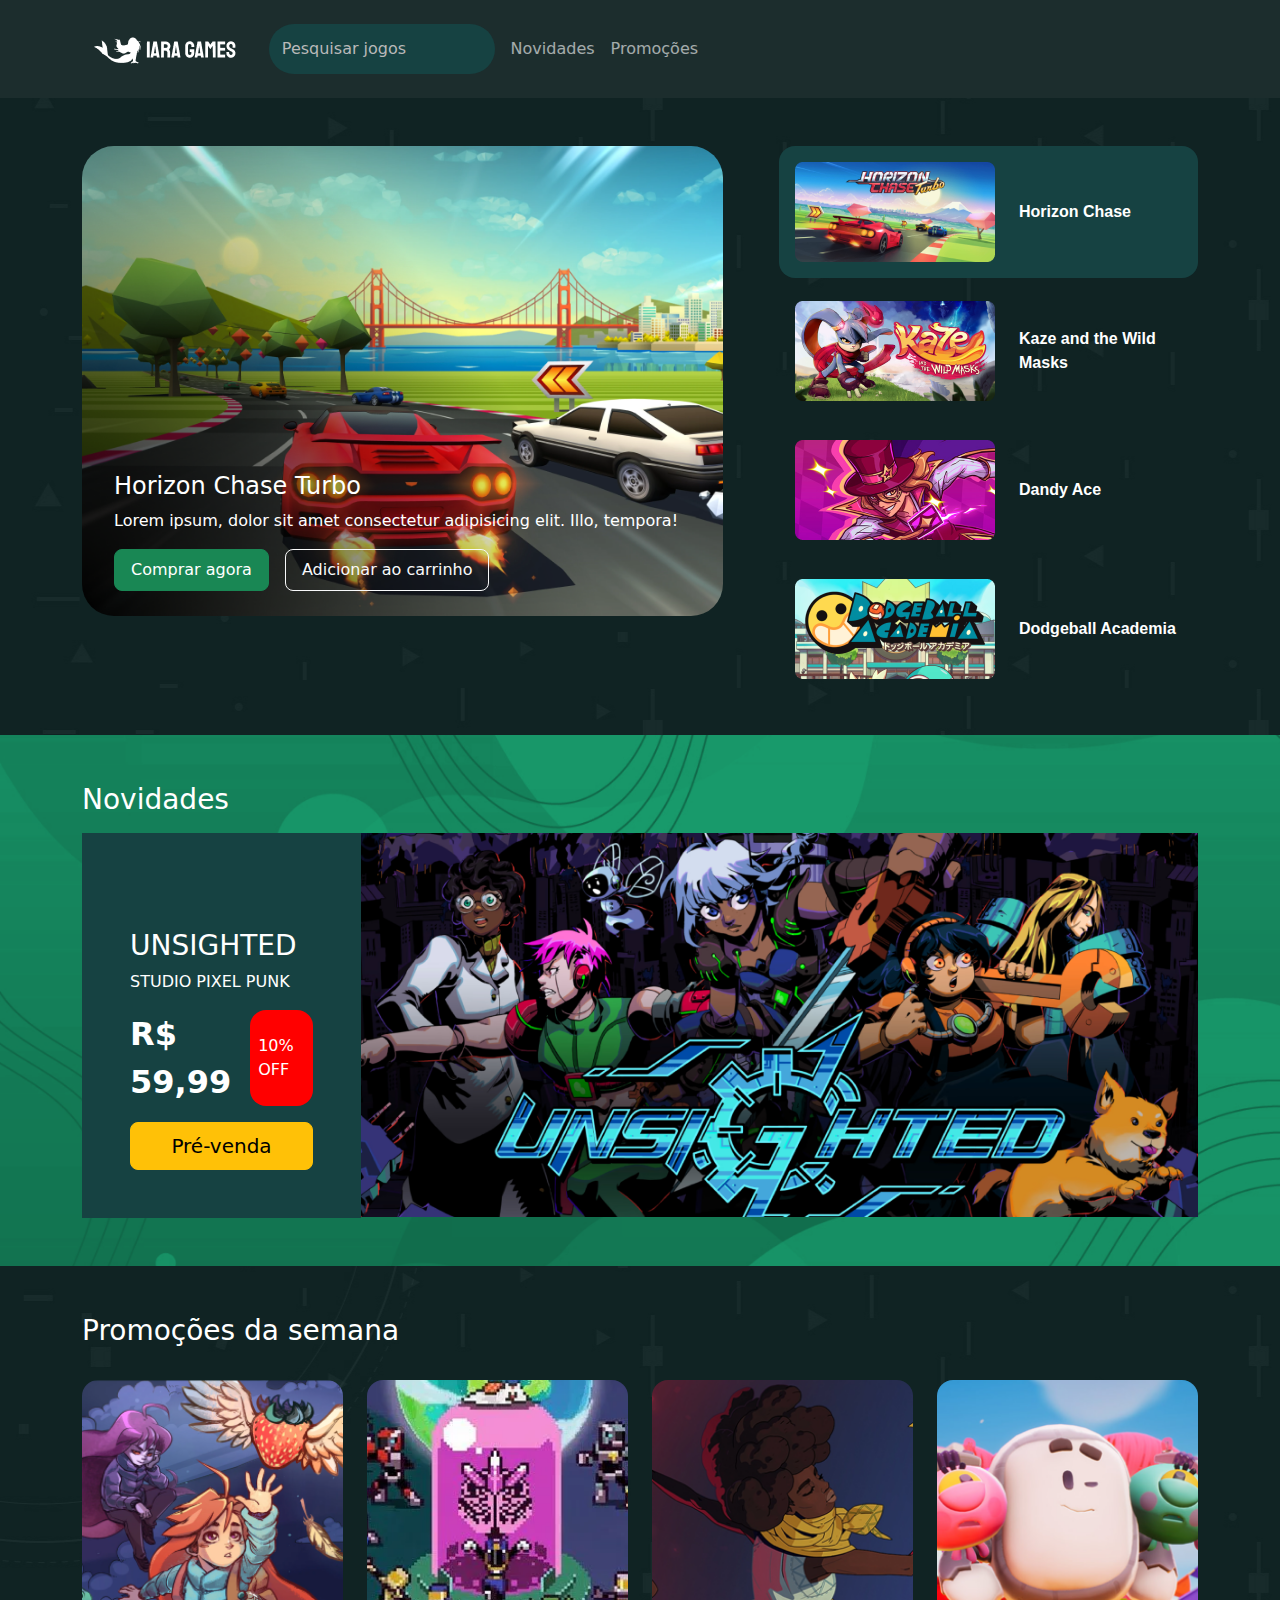
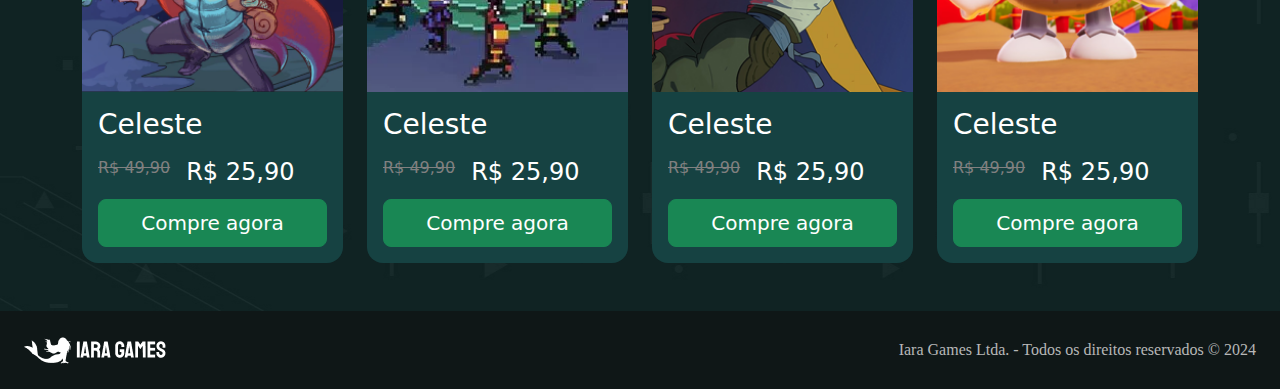
<file: index.html>
<!doctype html>
<html lang="en">
    <head>
        <meta charset="utf-8">
        <meta name="viewport" content="width=device-width, initial-scale=1">
        <title>Iara Games</title>
        <!-- min.css Bootstrap -->
        <link rel="stylesheet" href="https://cdnjs.cloudflare.com/ajax/libs/font-awesome/6.4.2/css/all.min.css" integrity="sha512-z3gLpd7yknf1YoNbCzqRKc4qyor8gaKU1qmn+CShxbuBusANI9QpRohGBreCFkKxLhei6S9CQXFEbbKuqLg0DA=="crossorigin="anonymous" referrerpolicy="no-referrer" />
        <link href="https://cdn.jsdelivr.net/npm/bootstrap@5.3.3/dist/css/bootstrap.min.css" rel="stylesheet" integrity="sha384-QWTKZyjpPEjISv5WaRU9OFeRpok6YctnYmDr5pNlyT2bRjXh0JMhjY6hW+ALEwIH" crossorigin="anonymous">
        <link rel="stylesheet" href="css/style.css">
    </head>

    <body class="bg-color-5">
        <header class="bg-color-4">
            <div class="container">
                <nav class="navbar navbar-expand-lg bg-color-4">
                    <div class="container-fluid">
                    <a class="navbar-brand" href="#"><img src="images/logo.png" alt=""></a>
                    <button class="navbar-toggler" type="button" data-bs-toggle="collapse" data-bs-target="#navbarSupportedContent" aria-controls="navbarSupportedContent" aria-expanded="false" aria-label="Toggle navigation">
                        <span class="navbar-toggler-icon"></span>
                    </button>
                    <div class="collapse navbar-collapse p-3" id="navbarSupportedContent">
                        <form class="d-flex" role="search">
                            
                            <input class="form-control me-2 searchbar" type="search" placeholder="Pesquisar jogos" aria-label="Search">
                        
                        </form>
                        <ul class="navbar-nav me-auto mb-2 mb-lg-0">
                        <li class="nav-item">
                            <a class="nav-link" href="#">Novidades</a>
                        </li>
                        <li class="nav-item">
                            <a class="nav-link" href="#">Promoções</a>
                        </li>
                        </ul>
                    </div>
                    </div>
                </nav>
            </div>
        </header>

        <section class="gamebanner pt-5">
            <div class="container">
                <div class="row">
                    <div class="col-sm-12 col-md-7 col-lg-7 gamebanner-mainimage">
                        <img class="img-fluid" src="images/horizonchase_banner.png" alt="">
                        <div class="gamebanner-description">
                            <h4>Horizon Chase Turbo</h4>
                            <p class="d-none d-md-block">Lorem ipsum, dolor sit amet consectetur adipisicing elit. Illo, tempora!</p>
                            <div class="gamebanner-button-group">
                                <a class="btn btn-lg btn-success" href="">Comprar agora</a>
                                <button type="button" class="btn btn-lg btn-outline-light d-none d-md-block"><i class="fa-solid fa-cart-shopping"></i> Adicionar ao carrinho</button>
                            </div>
                        </div>
                        
                    </div>
                    <div class="col-sm-12 col-md-12 col-lg-5">
                        <ul class="gamebanner-list">
                            <li class="gamebanner-item active"> <img src="images/horizon_bannernav.png" alt=""> <p>Horizon Chase</p> </li>
                            <li class="gamebanner-item"> <img src="images/kaze_bannernav.png" alt=""> <p>Kaze and the Wild Masks</p> </li>
                            <li class="gamebanner-item"> <img src="images/dandy_bannernav.png" alt=""> <p>Dandy Ace</p> </li>
                            <li class="gamebanner-item"> <img src="images/dodgeball_nav.png" alt=""> <p>Dodgeball Academia</p> </li>
                        </ul>
                    </div>
                </div>
            </div>

        </section>

        <section class="gamepreorder py-5">
            <div class="container">
                <div class="row">
                    <div class="col-sm-12">
                        <h3>Novidades</h3>
                    </div>
                </div>
                <div class="row g-0 mt-2">
                    <div class="col-sm-6 col-md-3 d-flex flex-column">
                        <div class="preorder-description d-flex flex-column p-5">
                        <h3 class="mt-5">UNSIGHTED</h3>
                        <label for="">STUDIO PIXEL PUNK</label>
                        <div class="price d-flex">
                            <p class="release-price">R$ 59,99</p>
                            <p class="discount-tag">10% OFF</p>
                        </div>
                        <a href="" class="btn btn-lg btn-warning">Pré-venda</a>
                        </div>
                    </div>
                    <div class="col-sm-6 col-md-9">
                        <img class="img-fluid" src="images/unsighted.png" alt="">
                    </div>
                </div>
            </div>
        </section>

        <section class="promo py-5">
            <div class="container">
                <div class="row">
                    <div class="col-sm-12">
                        <h3>Promoções da semana</h3>
                    </div>
                </div>
                <div class="row mt-4">
                    <div class="col-sm-12 col-md-3 d-flex flex-column">
                        <div class="promo-item d-flex flex-column p-0 g-0">
                            <img src="images/promo-celeste.png" alt="">
                            <div class="promo-description p-3">
                                <h3>Celeste</h3>
                                <div class="price d-flex">
                                    <h4 class="price-old">R$ 49,90</h4>
                                    <h4>R$ 25,90</h4>
                                </div>
                                <a href="" class="btn btn-lg btn-success btn-promo mt-1">Compre agora</a>
                            </div>
                        </div>
                    </div>

                    <div class="col-sm-12 col-md-3 d-flex flex-column">
                        <div class="promo-item d-flex flex-column p-0 g-0">
                            <img src="images/promo-chroma.png" alt="">
                            <div class="promo-description p-3">
                                <h3>Celeste</h3>
                                <div class="price d-flex">
                                    <h4 class="price-old">R$ 49,90</h4>
                                    <h4>R$ 25,90</h4>
                                </div>
                                <a href="" class="btn btn-lg btn-success btn-promo mt-1">Compre agora</a>
                            </div>
                        </div>
                    </div>

                    <div class="col-sm-12 col-md-3 d-flex flex-column">
                        <div class="promo-item d-flex flex-column p-0 g-0">
                            <img src="images/promo-dandara.png" alt="">
                            <div class="promo-description p-3">
                                <h3>Celeste</h3>
                                <div class="price d-flex">
                                    <h4 class="price-old">R$ 49,90</h4>
                                    <h4>R$ 25,90</h4>
                                </div>
                                <a href="" class="btn btn-lg btn-success btn-promo mt-1">Compre agora</a>
                            </div>
                        </div>
                    </div>
                
                <div class="col-sm-12 col-md-3 d-flex flex-column">
                    <div class="promo-item d-flex flex-column p-0 g-0">
                        <img src="images/promo-kukoos.png" alt="">
                        <div class="promo-description p-3">
                            <h3>Celeste</h3>
                            <div class="price d-flex">
                                <h4 class="price-old">R$ 49,90</h4>
                                <h4>R$ 25,90</h4>
                            </div>
                            <a href="" class="btn btn-lg btn-success btn-promo mt-1">Compre agora</a>
                        </div>
                    </div>
                </div>
            </div>
        </section>

        <footer>
                <img src="images/logo.png" alt="">
                <p>Iara Games Ltda. - Todos os direitos reservados © 2024</p>
        </footer>

        <!-- min.js Bootstrap -->
        <script src="https://cdn.jsdelivr.net/npm/bootstrap@5.3.3/dist/js/bootstrap.bundle.min.js" integrity="sha384-YvpcrYf0tY3lHB60NNkmXc5s9fDVZLESaAA55NDzOxhy9GkcIdslK1eN7N6jIeHz" crossorigin="anonymous"></script>
    </body>
</html>
</file>
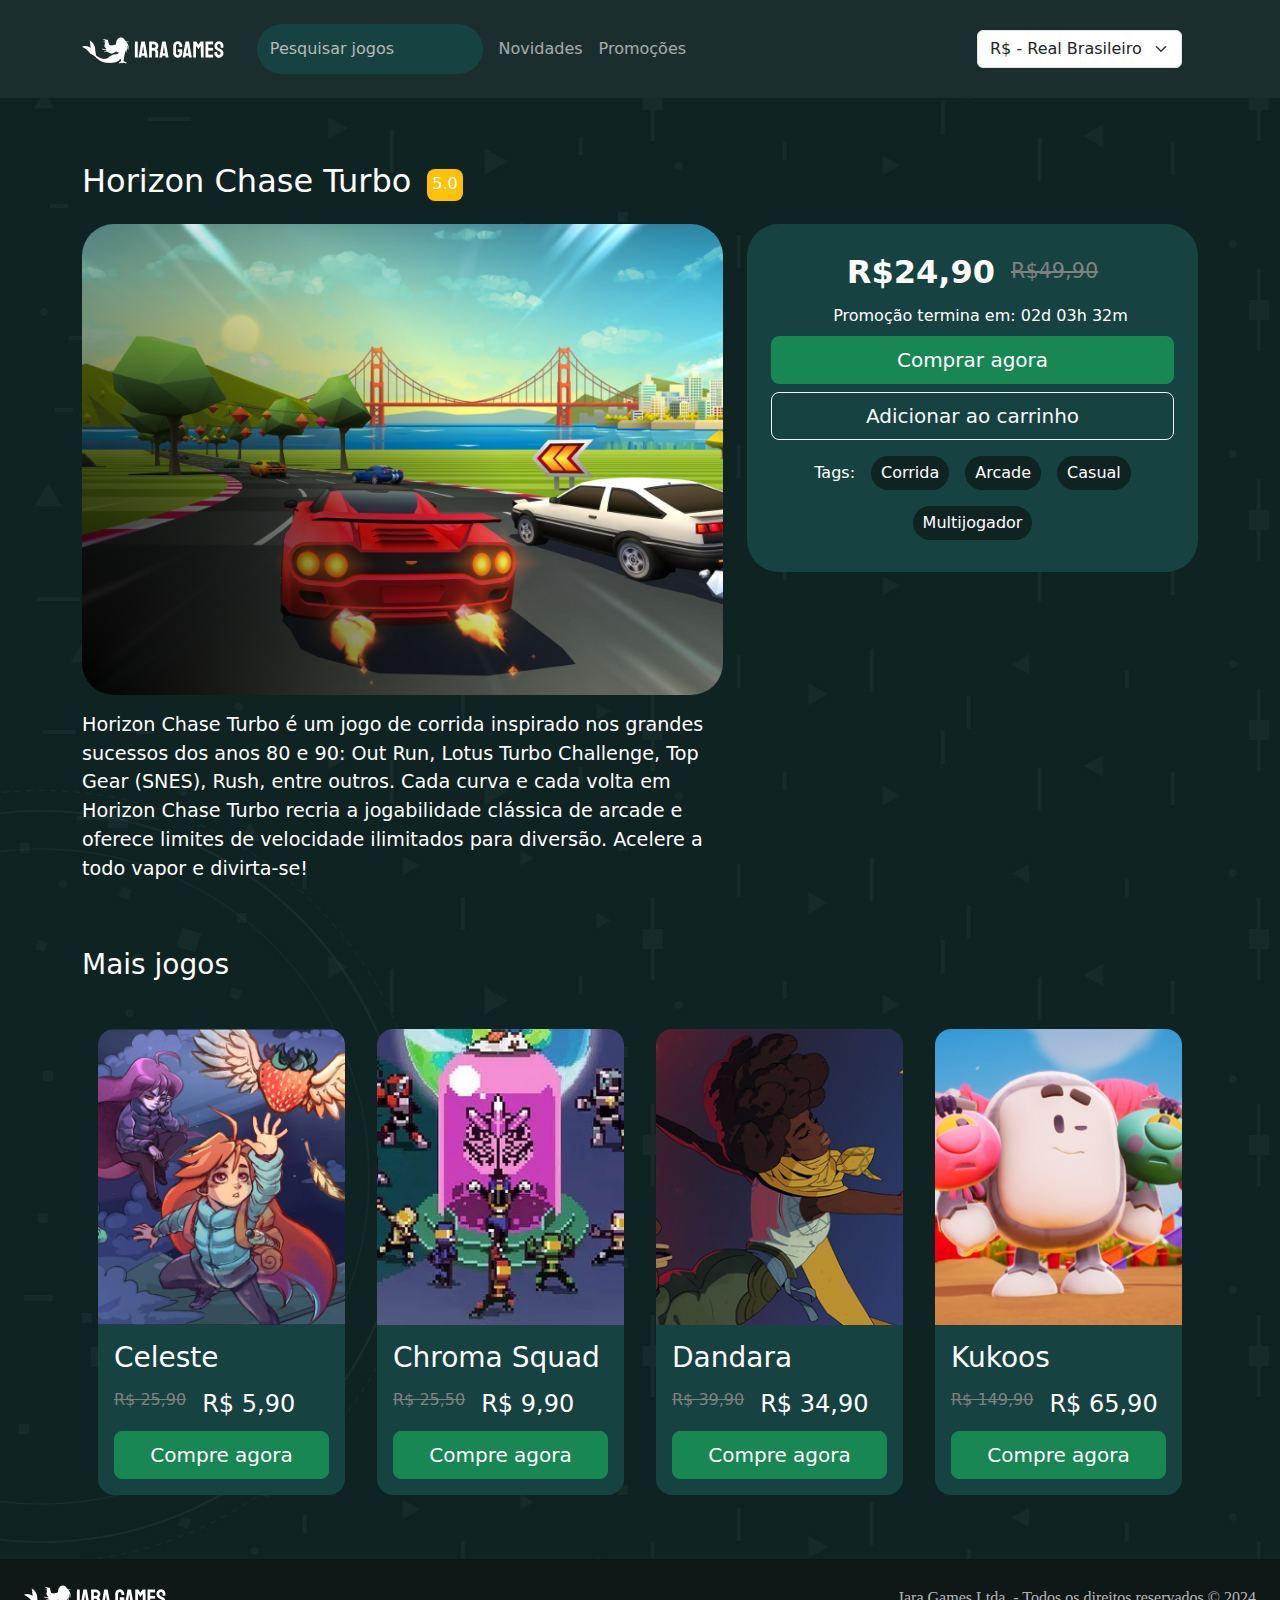
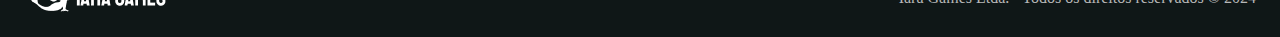
<file: jogo.html>
<!doctype html>
<html lang="en">
    <head>
        <meta charset="utf-8">
        <meta name="viewport" content="width=device-width, initial-scale=1">
        <title>Iara Games</title>
        <!-- min.css Bootstrap -->
        <link rel="stylesheet" href="https://cdnjs.cloudflare.com/ajax/libs/font-awesome/6.4.2/css/all.min.css" integrity="sha512-z3gLpd7yknf1YoNbCzqRKc4qyor8gaKU1qmn+CShxbuBusANI9QpRohGBreCFkKxLhei6S9CQXFEbbKuqLg0DA=="crossorigin="anonymous" referrerpolicy="no-referrer" />
        <link href="https://cdn.jsdelivr.net/npm/bootstrap@5.3.3/dist/css/bootstrap.min.css" rel="stylesheet" integrity="sha384-QWTKZyjpPEjISv5WaRU9OFeRpok6YctnYmDr5pNlyT2bRjXh0JMhjY6hW+ALEwIH" crossorigin="anonymous">
        <link rel="stylesheet" href="css/style.css">
    </head>

    <body class="bg-color-5">
        <header class="bg-color-4">
            <div class="container">
                <nav class="navbar navbar-expand-lg bg-color-4">
                    <div class="container-fluid p-0">
                    <a class="navbar-brand" href="#"><img src="images/logo.png" alt=""></a>
                    <button class="navbar-toggler" type="button" data-bs-toggle="collapse" data-bs-target="#navbarSupportedContent" aria-controls="navbarSupportedContent" aria-expanded="false" aria-label="Toggle navigation">
                        <i class="fa-solid fa-bars text-white"></i>
                    </button>
                    <div class="collapse navbar-collapse p-3" id="navbarSupportedContent">
                        <form class="d-flex" role="search">
                            
                            <input class="form-control me-2 searchbar" type="search" placeholder="Pesquisar jogos" aria-label="Search">
                        
                        </form>
                        <ul class="navbar-nav me-auto mb-2 mb-lg-0">
                            <li class="nav-item">
                                <a class="nav-link" href="#">Novidades</a>
                            </li>
                            <li class="nav-item">
                                <a class="nav-link" href="#">Promoções</a>
                            </li>
                        </ul>

                        <ul class="navbar-nav d-flex justify-content-end flex-fill me-auto mb-2 mb-lg-0">
                            <li class="nav-item">
                                <select class="form-select" aria-label="Default select example" id="currency-select">
                                    <option value="real">R$ - Real Brasileiro</option>
                                    <option value="dolar">$ - American Dollar</option>
                                    <option value="eur">€ - Euro</option>
                                </select>
                            </li>
                        </ul>
                    </div>
                    </div>
                </nav>
            </div>
        </header>

        <section class="gamebanner pt-5">
            <div class="container">
                <div class="game-title d-flex flex-row flex-wrap align-items-center my-3 gap-3">
                    <h1>Horizon Chase Turbo</h1>
                    <label for="rating" class="rating-label"><i class="fa-regular fa-star"></i> 5.0 </label>
                </div>
                <div class="row">
                    <div class="col-sm-12 col-md-7 col-lg-7 gamebanner-mainimage">
                        <img class="img-fluid" src="images/horizonchase_banner.png" alt="">
                        <p class="game-description my-3">
                            Horizon Chase Turbo é um jogo de corrida inspirado nos grandes sucessos dos anos 80 e 90: Out Run, Lotus Turbo Challenge, Top Gear (SNES), Rush, entre outros. Cada curva e cada volta em Horizon Chase Turbo recria a jogabilidade clássica de arcade e oferece limites de velocidade ilimitados para diversão. Acelere a todo vapor e divirta-se!
                        </p>                        
                    </div>
                    <div class="col-sm-12 col-md-12 col-lg-5">
                        <div class="game-info d-flex flex-column justify-content-center gap-2 p-4">
                            <div class="d-flex gap-3 justify-content-center align-items-center">
                                <p class="price-new m-0" id="pricenew1">R$24,90</p>
                                <p class="price-old m-0" id="priceold1">R$49,90</p>
                            </div>
                            <div class="promo-time d-flex gap-3 justify-content-center align-items-center">
                                <i class="fa-regular fa-clock"></i>
                                <p class="m-0 ">Promoção termina em: 02d 03h 32m</p>
                            </div>
                            <a class="btn btn-lg btn-success" href="">Comprar agora</a>
                            <button type="button" class="btn btn-lg btn-outline-light"><i class="fa-solid fa-cart-shopping"></i> Adicionar ao carrinho</button>
                            <div class="game-tags d-flex flex-row flex-wrap justify-content-center align-items-center gap-3 my-2">
                                <p class="m-0">Tags:</p>
                                <label for="">Corrida</label>
                                <label for="">Arcade</label>
                                <label for="">Casual</label>
                                <label for="">Multijogador</label>
                            </div>
                        </div>
                    </div>
                </div>
            </div>

        </section>

        <section class="promo py-5">
            <div class="container">
                <div class="row">
                    <div class="col-sm-12">
                        <h3>Mais jogos</h3>
                    </div>
                </div>
                <div class="container-fluid">
                    <div class="row mt-4 d-flex">

                        <div class="p-3 col-sm-6 col-md-3 d-flex flex-column">
                            <div class="promo-item d-flex flex-column p-0 g-0">
                                <img src="images/promo-celeste.png" alt="">
                                <div class="promo-description p-3">
                                    <h3>Celeste</h3>
                                    <div class="price d-flex">
                                        <h4 class="price-old">R$ 25,90</h4>
                                        <h4>R$ 5,90</h4>
                                    </div>
                                    <a href="" class="btn btn-lg btn-success btn-promo mt-1">Compre agora</a>
                                </div>
                            </div>
                        </div>

                        <div class="p-3 col-sm-6 col-md-3 d-flex flex-column">
                            <div class="promo-item d-flex flex-column p-0 g-0">
                                <img src="images/promo-chroma.png" alt="">
                                <div class="promo-description p-3">
                                    <h3>Chroma Squad</h3>
                                    <div class="price d-flex">
                                        <h4 class="price-old">R$ 25,50</h4>
                                        <h4>R$ 9,90</h4>
                                    </div>
                                    <a href="" class="btn btn-lg btn-success btn-promo mt-1">Compre agora</a>
                                </div>
                            </div>
                        </div>

                        <div class="p-3 col-sm-6 col-md-3 d-flex flex-column">
                            <div class="promo-item d-flex flex-column p-0 g-0">
                                <img src="images/promo-dandara.png" alt="">
                                <div class="promo-description p-3">
                                    <h3>Dandara</h3>
                                    <div class="price d-flex">
                                        <h4 class="price-old">R$ 39,90</h4>
                                        <h4>R$ 34,90</h4>
                                    </div>
                                    <a href="" class="btn btn-lg btn-success btn-promo mt-1">Compre agora</a>
                                </div>
                            </div>
                        </div>
                    
                        <div class="p-3 col-sm-6 col-md-3 d-flex flex-column">
                        <div class="promo-item d-flex flex-column p-0 g-0">
                            <img src="images/promo-kukoos.png" alt="">
                            <div class="promo-description p-3">
                                <h3>Kukoos</h3>
                                <div class="price d-flex">
                                    <h4 class="price-old">R$ 149,90</h4>
                                    <h4>R$ 65,90</h4>
                                </div>
                                <a href="" class="btn btn-lg btn-success btn-promo mt-1">Compre agora</a>
                            </div>
                        </div>
                        </div>
                    </div>
                </div>
        </section>

        <footer>
                <img src="images/logo.png" alt="">
                <p>Iara Games Ltda. - Todos os direitos reservados © 2024</p>
        </footer>

        <!-- min.js Bootstrap -->
        <script src="https://cdn.jsdelivr.net/npm/bootstrap@5.3.3/dist/js/bootstrap.bundle.min.js" integrity="sha384-YvpcrYf0tY3lHB60NNkmXc5s9fDVZLESaAA55NDzOxhy9GkcIdslK1eN7N6jIeHz" crossorigin="anonymous"></script>
        <script src="js/script.js" defer></script>
    </body>
</html>
</file>
<file: css/style.css>
:root {
    --blue: #1e90ff;
    --white: #ffffff;
    --green-100: #20CD8F;
    --green-200: #09704a;
    --green-300: #164242;
    --green-400: #1C2D2D;
    --green-500: #102323;
    --green-600: #0F1717;
    
}

.bg-color-1 {
    background-color: var(--green-100);
}

.bg-color-2 {
    background-color: var(--green-200);
}

.bg-color-3 {
    background-color: var(--green-300);
}

.bg-color-4 {
    background-color: var(--green-400);
}

.bg-color-5 {
    background-color: var(--green-500);
}

.bg-color-6 {
    background-color: var(--green-600);
}

body{
    background-image: url("../images/bg.png");
    background-blend-mode: luminosity;
}

h1{
    color: white;
    font-size: 2rem;
}

.text-white{
    color: var(--white);
}

.nav-link{
    color: var(--white) ;
    opacity: 0.6;
    transition: 0.1s;

    &:hover{
        opacity: 1;
        color: white;
    }
}

.navbar-nav .nav-link.active, .navbar-nav .nav-link.show{
    color: var(--white);
}

.nav-link:focus, .nav-link:hover{
    color: var(--white);
}

.searchbar {
    border-radius: 2rem;
    font-size: 1rem;
    background-color: var(--green-300);
    border: none;   
    padding: 0.8rem;
}

.form-control::placeholder { /* Chrome, Firefox, Opera, Safari 10.1+ */
    color: #B9B9B9;
    opacity: 1; /* Firefox */
}

.form-control:-ms-input-placeholder { /* Internet Explorer 10-11 */
    color: #B9B9B9;
}

.form-control::-ms-input-placeholder { /* Microsoft Edge */
    color: #B9B9B9;
}

.game-info{
    background-color: var(--green-300);
    border-radius: 2rem;
}

.promo-time{
    color: var(--white);

    & p{
        font-weight: 500;
    }
}

.game-tags{
    color: var(--white);
    
    & label{
        background-color: var(--green-500);
        padding: 5px 10px;
        border-radius: 2rem;
    }
}

.game-description{
    color: white;
    font-size: 1.2rem;
    font-weight: 400;
}

.price-new{
    color: var(--white);
    font-size: 2rem;
    font-weight: bold;
}

.price-old{
    color: gray;
    font-size: 1.3rem;
    text-decoration: line-through;
    font-weight: 500;
}

.gamebanner-list{
    display: inline-flex;
    height: 548px;
    flex-direction: column;
    align-items: flex-start;
    gap: 7px;
    flex-shrink: 0;
}

.gamebanner-item{
    display: flex;
    padding: 16px;
    align-items: center;
    gap: 24px;
    align-self: stretch;
    border-radius: 16px;
    transition: 0.2s;

    & p{
        color: var(--white);
        font-family: "Inter", sans-serif;
        font-weight: 600;
        margin: 0;
    }

    &:hover{
        background-color: var(--green-300);
        transition: 0.3s;
    }
}

.active{
    background-color: var(--green-300);
    transition: 0.3s;
}

.gamebanner-mainimage img{
    max-height: 100%;
    max-width: 100%;
    border-radius: 2rem;
}

.gamebanner-description{
    gap: 1rem;
    position: relative;
    bottom: 9rem;
    left: 2rem;
    
    & p{
        color: var(--white);
    }

    & h4{
        color: var(--white);
    }
}

.gamebanner-button-group {
    gap: 1rem;
    display: flex;
    
    & a{
        font-size: 1rem;
    }

    & button{
        font-size: 1rem;
    }
}

.gamepreorder{
    background-image: url("../images/releasebg.png");
    background-repeat: no-repeat;
    background-size: cover;

    & h3{
        color: var(--white);
    }
}

.preorder-description{
    background-color: var(--green-300);
    height: 100%;

    & h3{
        color: var(--white);
    }

    & label{
        color: var(--white);
    }

}

.rating-label{
    background-color: #ffc107;
    color: var(--white);
    padding: 3px 5px;
    border-radius: 8px;
    height: 2rem;
    gap: 1rem;
}

.price{
    gap: 1rem;
    margin-top: 1rem;

    & .release-price{
        font-size: 2rem;
        font-weight: 700;
        color: var(--white);
    }

    & .discount-tag{
        background-color: red;
        display: flex;
        align-items: center;
        color: var(--white);
        border-radius: 1rem;
        padding: 0.5rem;
    }

    & h4{
        color: white;
    }

    & .price-old{
        color: gray;
        text-decoration: line-through;
        font-size: 1rem;
    }
}

.btn-promo{
    display: flex;
    justify-content: center;
}

.promo{
    & h3{
        color: var(--white);
    }
}

.promo-description{
    background-color: var(--green-300);
    border-radius: 0 0 1rem 1rem;
}

.promo-item{
    & img{
    border-radius: 1rem 1rem 0 0;
    }
}

footer{
    background-color: #0F1717;
    display: flex;
    justify-content: space-between;
    padding: 1.5rem;
    align-items: center;

    & p{
        margin: 0;
        color: #b7b7b7;
        font-family: Inter;
    }
}
</file>
